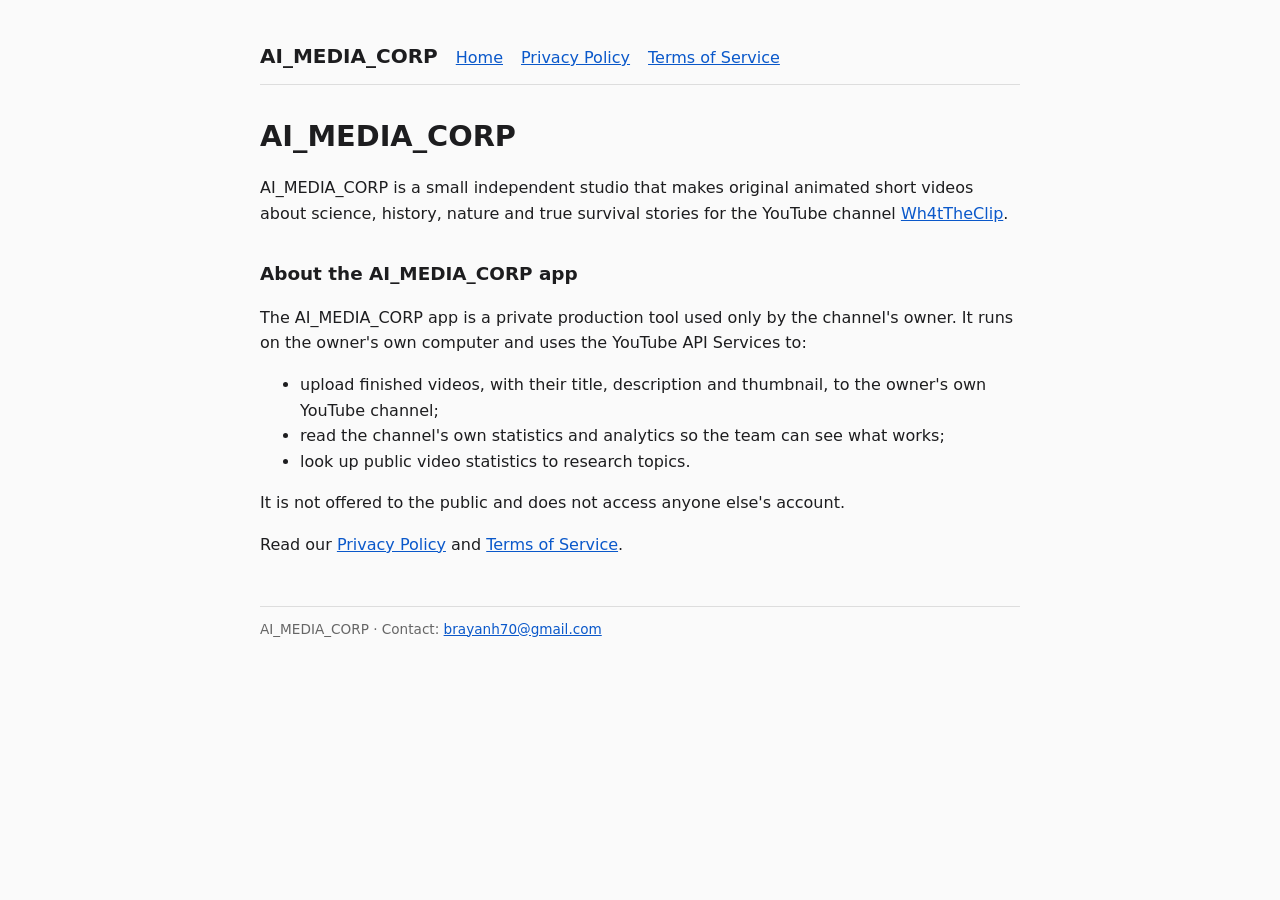
<file: index.html>
<!DOCTYPE html><html lang="en"><head><meta charset="utf-8"><meta name="viewport" content="width=device-width,initial-scale=1"><title>AI_MEDIA_CORP</title><link rel="stylesheet" href="style.css"></head><body><header><strong>AI_MEDIA_CORP</strong><a href="index.html">Home</a><a href="privacy.html">Privacy Policy</a><a href="terms.html">Terms of Service</a></header>
<h1>AI_MEDIA_CORP</h1>
<p>AI_MEDIA_CORP is a small independent studio that makes original animated short videos about science, history, nature and true survival stories for the YouTube channel <a href="https://www.youtube.com/@Wh4tTheClip">Wh4tTheClip</a>.</p>
<h2>About the AI_MEDIA_CORP app</h2>
<p>The AI_MEDIA_CORP app is a private production tool used only by the channel's owner. It runs on the owner's own computer and uses the YouTube API Services to:</p>
<ul>
<li>upload finished videos, with their title, description and thumbnail, to the owner's own YouTube channel;</li>
<li>read the channel's own statistics and analytics so the team can see what works;</li>
<li>look up public video statistics to research topics.</li>
</ul>
<p>It is not offered to the public and does not access anyone else's account.</p>
<p>Read our <a href="privacy.html">Privacy Policy</a> and <a href="terms.html">Terms of Service</a>.</p>
<footer>AI_MEDIA_CORP · Contact: <a href="mailto:brayanh70@gmail.com">brayanh70@gmail.com</a></footer></body></html>
</file>
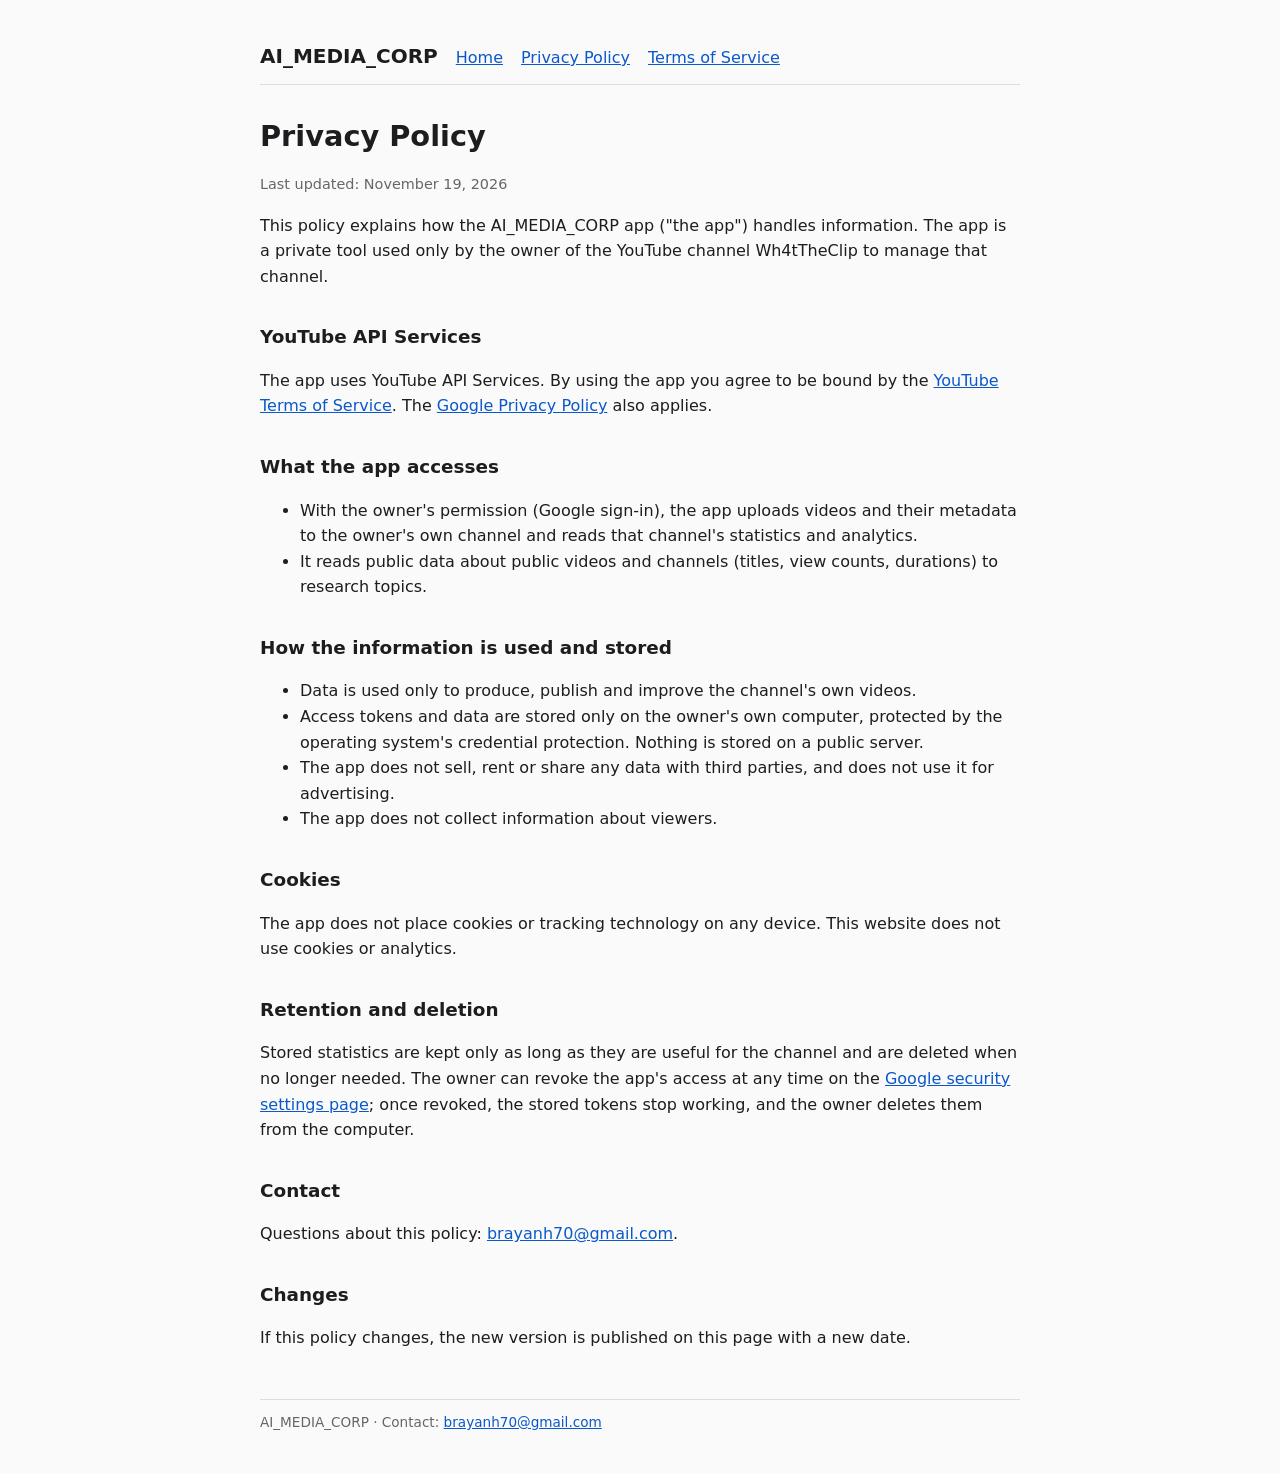
<file: privacy.html>
<!DOCTYPE html><html lang="en"><head><meta charset="utf-8"><meta name="viewport" content="width=device-width,initial-scale=1"><title>Privacy Policy – AI_MEDIA_CORP</title><link rel="stylesheet" href="style.css"></head><body><header><strong>AI_MEDIA_CORP</strong><a href="index.html">Home</a><a href="privacy.html">Privacy Policy</a><a href="terms.html">Terms of Service</a></header>
<h1>Privacy Policy</h1>
<p class="muted">Last updated: November 19, 2026</p>
<p>This policy explains how the AI_MEDIA_CORP app ("the app") handles information. The app is a private tool used only by the owner of the YouTube channel Wh4tTheClip to manage that channel.</p>
<h2>YouTube API Services</h2>
<p>The app uses YouTube API Services. By using the app you agree to be bound by the <a href="https://www.youtube.com/t/terms">YouTube Terms of Service</a>. The <a href="https://policies.google.com/privacy">Google Privacy Policy</a> also applies.</p>
<h2>What the app accesses</h2>
<ul>
<li>With the owner's permission (Google sign-in), the app uploads videos and their metadata to the owner's own channel and reads that channel's statistics and analytics.</li>
<li>It reads public data about public videos and channels (titles, view counts, durations) to research topics.</li>
</ul>
<h2>How the information is used and stored</h2>
<ul>
<li>Data is used only to produce, publish and improve the channel's own videos.</li>
<li>Access tokens and data are stored only on the owner's own computer, protected by the operating system's credential protection. Nothing is stored on a public server.</li>
<li>The app does not sell, rent or share any data with third parties, and does not use it for advertising.</li>
<li>The app does not collect information about viewers.</li>
</ul>
<h2>Cookies</h2>
<p>The app does not place cookies or tracking technology on any device. This website does not use cookies or analytics.</p>
<h2>Retention and deletion</h2>
<p>Stored statistics are kept only as long as they are useful for the channel and are deleted when no longer needed. The owner can revoke the app's access at any time on the <a href="https://security.google.com/settings/security/permissions">Google security settings page</a>; once revoked, the stored tokens stop working, and the owner deletes them from the computer.</p>
<h2>Contact</h2>
<p>Questions about this policy: <a href="mailto:brayanh70@gmail.com">brayanh70@gmail.com</a>.</p>
<h2>Changes</h2>
<p>If this policy changes, the new version is published on this page with a new date.</p>
<footer>AI_MEDIA_CORP · Contact: <a href="mailto:brayanh70@gmail.com">brayanh70@gmail.com</a></footer></body></html>
</file>
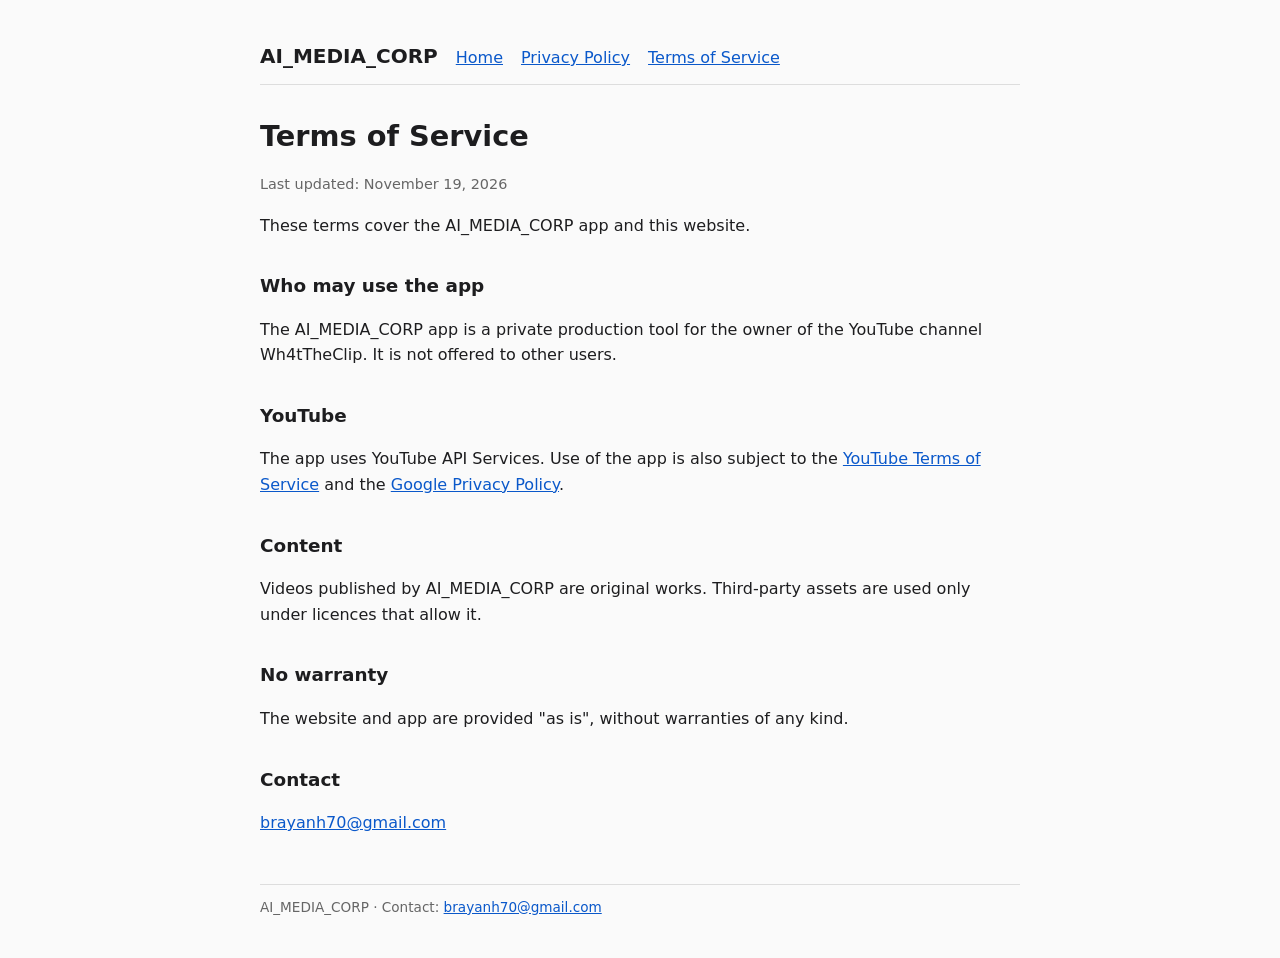
<file: terms.html>
<!DOCTYPE html><html lang="en"><head><meta charset="utf-8"><meta name="viewport" content="width=device-width,initial-scale=1"><title>Terms of Service – AI_MEDIA_CORP</title><link rel="stylesheet" href="style.css"></head><body><header><strong>AI_MEDIA_CORP</strong><a href="index.html">Home</a><a href="privacy.html">Privacy Policy</a><a href="terms.html">Terms of Service</a></header>
<h1>Terms of Service</h1>
<p class="muted">Last updated: November 19, 2026</p>
<p>These terms cover the AI_MEDIA_CORP app and this website.</p>
<h2>Who may use the app</h2>
<p>The AI_MEDIA_CORP app is a private production tool for the owner of the YouTube channel Wh4tTheClip. It is not offered to other users.</p>
<h2>YouTube</h2>
<p>The app uses YouTube API Services. Use of the app is also subject to the <a href="https://www.youtube.com/t/terms">YouTube Terms of Service</a> and the <a href="https://policies.google.com/privacy">Google Privacy Policy</a>.</p>
<h2>Content</h2>
<p>Videos published by AI_MEDIA_CORP are original works. Third-party assets are used only under licences that allow it.</p>
<h2>No warranty</h2>
<p>The website and app are provided "as is", without warranties of any kind.</p>
<h2>Contact</h2>
<p><a href="mailto:brayanh70@gmail.com">brayanh70@gmail.com</a></p>
<footer>AI_MEDIA_CORP · Contact: <a href="mailto:brayanh70@gmail.com">brayanh70@gmail.com</a></footer></body></html>
</file>
<file: style.css>
body{font-family:system-ui,-apple-system,Segoe UI,Roboto,sans-serif;max-width:760px;margin:40px auto;padding:0 20px;line-height:1.6;color:#1d1d1f;background:#fafafa}
header{display:flex;gap:18px;align-items:baseline;border-bottom:1px solid #ddd;padding-bottom:12px;margin-bottom:28px;flex-wrap:wrap}
header strong{font-size:1.25rem}
a{color:#0a58ca}
h1{font-size:1.8rem;margin-bottom:.2em}
h2{font-size:1.15rem;margin-top:1.8em}
.muted{color:#666;font-size:.9rem}
footer{margin-top:48px;border-top:1px solid #ddd;padding-top:12px;font-size:.85rem;color:#666}
</file>
